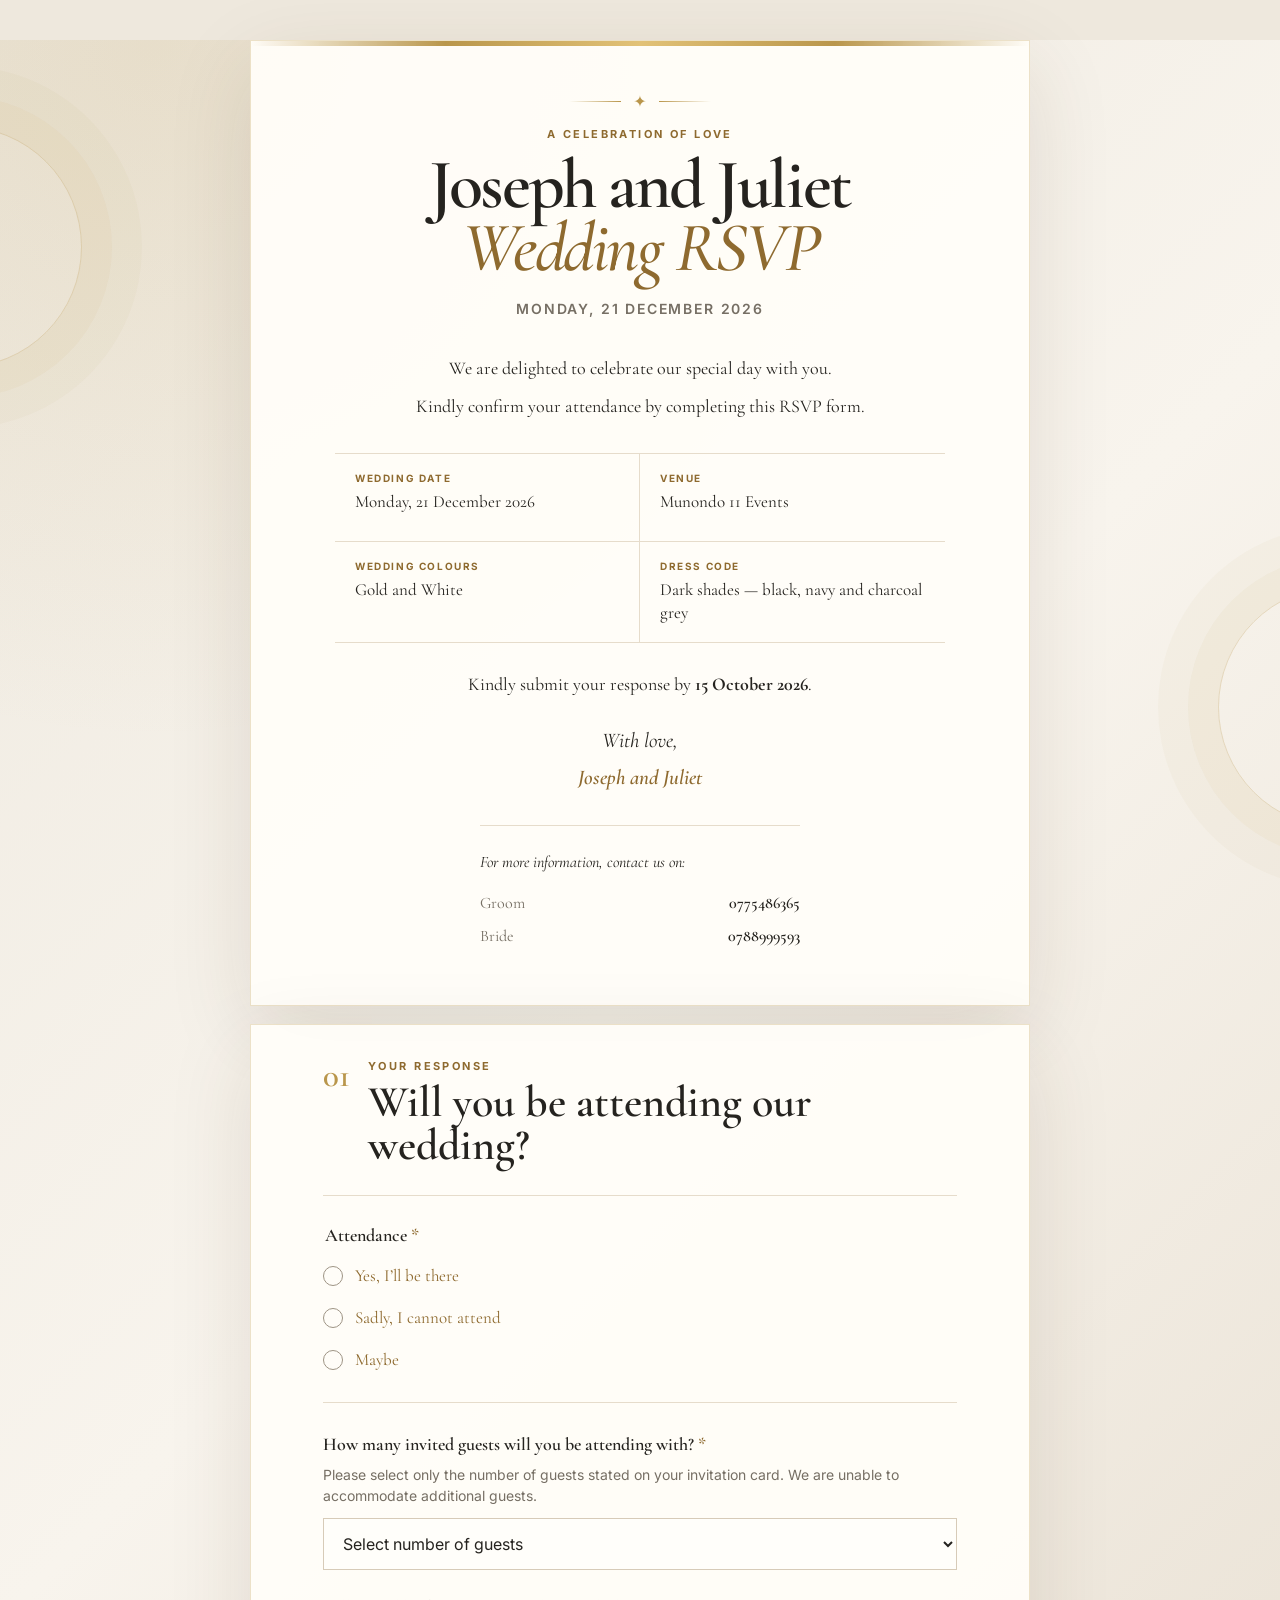
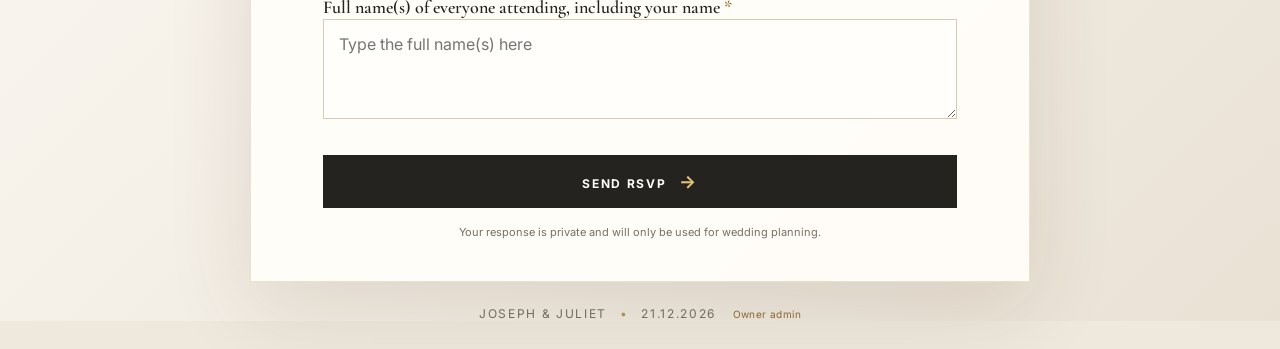
<file: index.html>
<!doctype html>
<html lang="en">
  <head>
    <meta charset="UTF-8" />
    <meta name="viewport" content="width=device-width, initial-scale=1.0" />
    <meta name="theme-color" content="#b9964b" />
    <meta name="description" content="Joseph and Juliet wedding RSVP — Monday 21 December 2026." />
    <title>Joseph & Juliet | Wedding RSVP</title>
    <link rel="preconnect" href="https://fonts.googleapis.com" />
    <link rel="preconnect" href="https://fonts.gstatic.com" crossorigin />
    <link href="https://fonts.googleapis.com/css2?family=Cormorant+Garamond:ital,wght@0,400;0,500;0,600;0,700;1,500;1,600&family=Inter:wght@400;500;600;700&display=swap" rel="stylesheet" />
    <link rel="stylesheet" href="styles.css" />
  </head>
  <body>
    <main class="page-shell">
      <section class="invitation-card" aria-labelledby="page-title">
        <div class="gold-line"></div>
        <div class="ornament" aria-hidden="true"><span></span><b>✦</b><span></span></div>
        <p class="eyebrow">A celebration of love</p>
        <h1 id="page-title">Joseph and Juliet<br /><em>Wedding RSVP</em></h1>
        <p class="date-line">Monday, 21 December 2026</p>

        <div class="intro-copy">
          <p>We are delighted to celebrate our special day with you.</p>
          <p>Kindly confirm your attendance by completing this RSVP form.</p>
        </div>

        <div class="details-grid">
          <div class="detail"><span class="detail-label">Wedding date</span><span>Monday, 21 December 2026</span></div>
          <div class="detail"><span class="detail-label">Venue</span><span>Munondo 11 Events</span></div>
          <div class="detail"><span class="detail-label">Wedding colours</span><span>Gold and White</span></div>
          <div class="detail"><span class="detail-label">Dress code</span><span>Dark shades — black, navy and charcoal grey</span></div>
        </div>

        <p class="deadline">Kindly submit your response by <strong>15 October 2026</strong>.</p>

        <div class="signature">With love,<br /><strong>Joseph and Juliet</strong></div>

        <div class="contacts">
          <p>For more information, contact us on:</p>
          <div><span>Groom</span><a href="tel:0775486365">0775486365</a></div>
          <div><span>Bride</span><a href="tel:0788999593">0788999593</a></div>
        </div>
      </section>

      <section class="rsvp-card" aria-labelledby="rsvp-heading">
        <div class="section-heading">
          <span class="step-number">01</span>
          <div>
            <p class="eyebrow">Your response</p>
            <h2 id="rsvp-heading">Will you be attending our wedding?</h2>
          </div>
        </div>

        <form id="rsvp-form">
          <fieldset>
            <legend>Attendance <span>*</span></legend>
            <label class="choice"><input type="radio" name="attendance" value="Yes" required /><span class="radio-mark"></span><span>Yes, I’ll be there</span></label>
            <label class="choice"><input type="radio" name="attendance" value="No" /><span class="radio-mark"></span><span>Sadly, I cannot attend</span></label>
            <label class="choice"><input type="radio" name="attendance" value="Maybe" /><span class="radio-mark"></span><span>Maybe</span></label>
          </fieldset>

          <div class="form-divider"></div>

          <div class="field-block">
            <label for="guests">How many invited guests will you be attending with? <span>*</span></label>
            <p class="field-note">Please select only the number of guests stated on your invitation card. We are unable to accommodate additional guests.</p>
            <select id="guests" name="guests" required>
              <option value="" selected disabled>Select number of guests</option>
              <option>1</option><option>2</option><option>3</option><option>Other</option>
            </select>
          </div>

          <div class="field-block">
            <label for="names">Full name(s) of everyone attending, including your name <span>*</span></label>
            <textarea id="names" name="names" rows="3" required placeholder="Type the full name(s) here"></textarea>
          </div>

          <button type="submit" class="submit-button">Send RSVP <span>→</span></button>
          <p class="form-footnote">Your response is private and will only be used for wedding planning.</p>
          <div id="success-message" class="success-message" role="status" hidden>Thank you — your RSVP has been recorded.</div>
        </form>
      </section>
      <footer>Joseph &amp; Juliet <span>•</span> 21.12.2026 <a class="admin-link" href="admin.html">Owner admin</a></footer>
    </main>
    <script src="script.js"></script>
  </body>
</html>
</file>
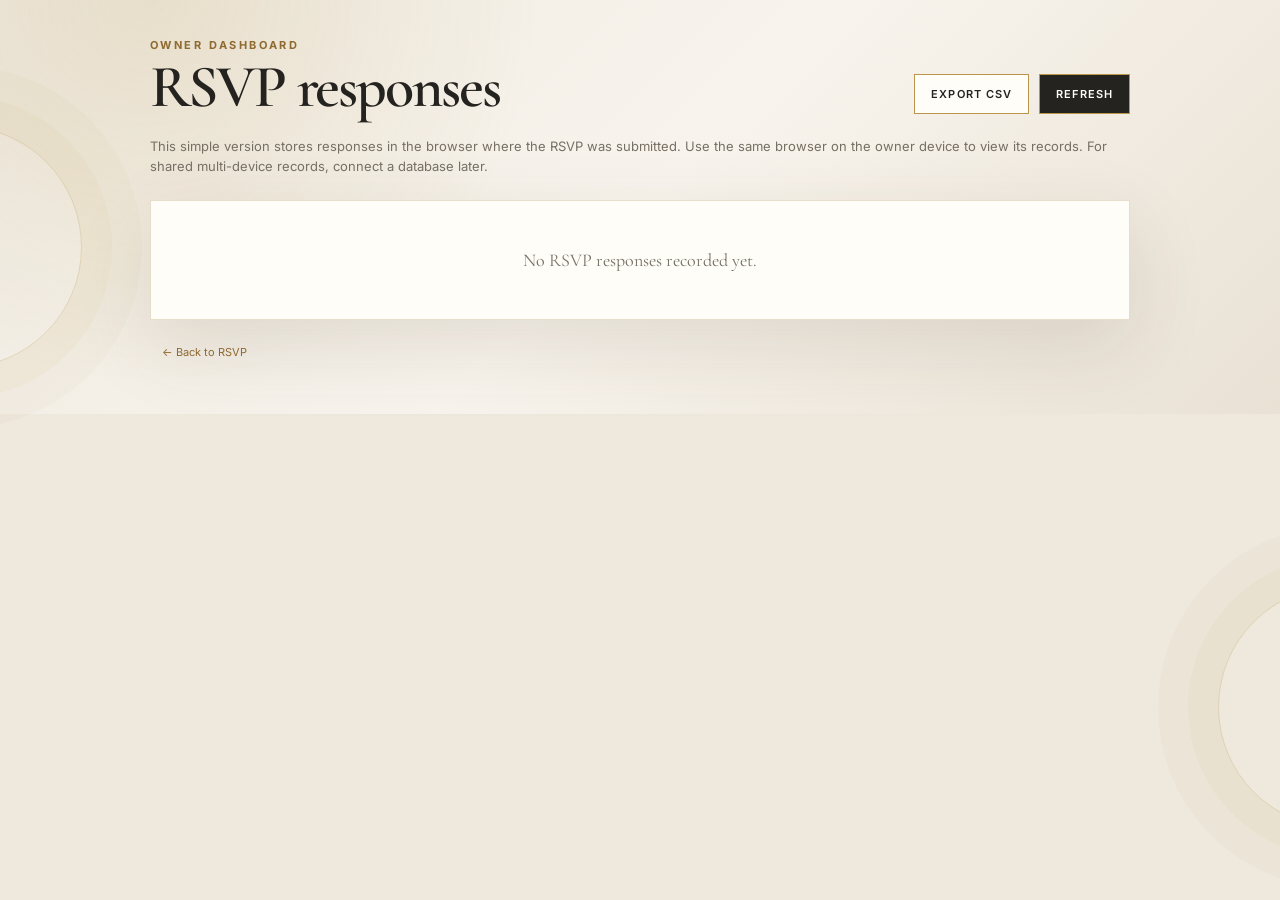
<file: admin.html>
<!doctype html>
<html lang="en">
  <head>
    <meta charset="UTF-8" />
    <meta name="viewport" content="width=device-width, initial-scale=1.0" />
    <title>RSVP Admin | Joseph & Juliet</title>
    <link rel="preconnect" href="https://fonts.googleapis.com" />
    <link rel="preconnect" href="https://fonts.gstatic.com" crossorigin />
    <link href="https://fonts.googleapis.com/css2?family=Cormorant+Garamond:wght@500;600;700&family=Inter:wght@400;500;600;700&display=swap" rel="stylesheet" />
    <link rel="stylesheet" href="styles.css" />
    <style>
      .admin-page { max-width: 980px; margin: 0 auto; padding: 38px 0; }
      .admin-top { display:flex; justify-content:space-between; gap:20px; align-items:flex-end; margin-bottom:22px; }
      .admin-top h1 { font-size: clamp(38px, 7vw, 60px); margin: 8px 0 0; }
      .admin-actions { display:flex; gap:10px; flex-wrap:wrap; }
      .admin-button { border:1px solid var(--gold); background:var(--paper); color:var(--ink); padding:12px 16px; font:600 11px Inter,sans-serif; letter-spacing:.1em; text-transform:uppercase; cursor:pointer; }
      .admin-button.primary { background:var(--ink); color:var(--paper); }
      .admin-table-wrap { overflow-x:auto; background:var(--paper); border:1px solid var(--line); box-shadow:var(--shadow); }
      table { width:100%; min-width:720px; border-collapse:collapse; text-align:left; }
      th { background:#f7f0e4; color:var(--gold-deep); font:700 11px Inter,sans-serif; letter-spacing:.1em; text-transform:uppercase; }
      th, td { padding:16px 18px; border-bottom:1px solid var(--line); vertical-align:top; }
      td { font:16px/1.35 'Cormorant Garamond',Georgia,serif; }
      td small { color:var(--muted); font:12px Inter,sans-serif; }
      .pill { display:inline-block; padding:5px 9px; background:#f6eedf; color:var(--gold-deep); font:700 10px Inter,sans-serif; letter-spacing:.08em; text-transform:uppercase; }
      .empty { padding:48px 20px; text-align:center; color:var(--muted); font:18px 'Cormorant Garamond',Georgia,serif; }
      .admin-note { margin:14px 0 24px; color:var(--muted); font:13px/1.55 Inter,sans-serif; }
      .admin-link { display:inline-block; margin-left:12px; color:var(--gold-deep); text-decoration:none; letter-spacing:0; text-transform:none; font-size:11px; }
      @media (max-width:600px) { .admin-top { align-items:flex-start; flex-direction:column; } .admin-page { padding:24px 10px; } }
    </style>
  </head>
  <body>
    <main class="admin-page">
      <div class="admin-top">
        <div><p class="eyebrow">Owner dashboard</p><h1>RSVP responses</h1></div>
        <div class="admin-actions"><button class="admin-button" id="export">Export CSV</button><button class="admin-button primary" id="refresh">Refresh</button></div>
      </div>
      <p class="admin-note">This simple version stores responses in the browser where the RSVP was submitted. Use the same browser on the owner device to view its records. For shared multi-device records, connect a database later.</p>
      <section class="admin-table-wrap" aria-live="polite"><div id="empty" class="empty">No RSVP responses recorded yet.</div><table id="table" hidden><thead><tr><th>Names</th><th>Attendance</th><th>Guests</th><th>Submitted</th></tr></thead><tbody id="rows"></tbody></table></section>
      <p style="margin-top:20px"><a href="index.html" class="admin-link">← Back to RSVP</a></p>
    </main>
    <script>
      const key = 'joseph-juliet-rsvps';
      const rows = document.querySelector('#rows');
      const table = document.querySelector('#table');
      const empty = document.querySelector('#empty');
      const load = () => {
        const records = JSON.parse(localStorage.getItem(key) || '[]').reverse();
        rows.innerHTML = records.map((r) => `<tr><td><strong>${escapeHtml(r.names || '—')}</strong></td><td><span class="pill">${escapeHtml(r.attendance || '—')}</span></td><td>${escapeHtml(r.guests || '—')}</td><td><small>${r.submittedAt ? new Date(r.submittedAt).toLocaleString() : '—'}</small></td></tr>`).join('');
        empty.hidden = records.length > 0; table.hidden = records.length === 0;
      };
      const escapeHtml = (value) => String(value).replace(/[&<>'"]/g, (c) => ({'&':'&amp;','<':'&lt;','>':'&gt;',"'":'&#39;','"':'&quot;'}[c]));
      document.querySelector('#refresh').addEventListener('click', load);
      document.querySelector('#export').addEventListener('click', () => {
        const records = JSON.parse(localStorage.getItem(key) || '[]');
        const csv = [['Names','Attendance','Guests','Submitted'], ...records.map((r) => [r.names || '', r.attendance || '', r.guests || '', r.submittedAt || ''])].map((row) => row.map((v) => `"${String(v).replaceAll('"','""')}"`).join(',')).join('\n');
        const blob = new Blob([csv], { type:'text/csv' }); const link = document.createElement('a'); link.href = URL.createObjectURL(blob); link.download = 'joseph-juliet-rsvp-responses.csv'; link.click(); URL.revokeObjectURL(link.href);
      });
      load();
    </script>
  </body>
</html>
</file>
<file: styles.css>
:root {
  --ink: #25231f;
  --muted: #766f64;
  --paper: #fffdf8;
  --cream: #f6f0e5;
  --gold: #b9964b;
  --gold-deep: #8e6a2f;
  --line: #e6dccb;
  --shadow: 0 26px 80px rgba(70, 53, 25, 0.12);
  font-family: Inter, system-ui, sans-serif;
  color: var(--ink);
  background: #eee8dd;
}

* { box-sizing: border-box; }
body { margin: 0; min-width: 320px; background: radial-gradient(circle at 12% 0%, rgba(185,150,75,.15), transparent 32%), linear-gradient(135deg, #eee9df, #f8f4ed 50%, #e9e1d4); }
body::before, body::after { content: ""; position: fixed; width: 240px; height: 240px; border: 1px solid rgba(185,150,75,.28); border-radius: 50%; pointer-events: none; }
body::before { left: -160px; top: 14%; box-shadow: 0 0 0 30px rgba(185,150,75,.06), 0 0 0 60px rgba(185,150,75,.04); }
body::after { right: -180px; bottom: 8%; box-shadow: 0 0 0 30px rgba(185,150,75,.06), 0 0 0 60px rgba(185,150,75,.04); }
.page-shell { width: min(100% - 32px, 780px); margin: 40px auto 28px; }
.invitation-card, .rsvp-card { position: relative; background: rgba(255,253,248,.96); border: 1px solid rgba(185,150,75,.28); box-shadow: var(--shadow); }
.invitation-card { padding: 46px clamp(24px, 8vw, 84px) 52px; text-align: center; overflow: hidden; }
.gold-line { height: 5px; width: 100%; position: absolute; left: 0; top: 0; background: linear-gradient(90deg, transparent, var(--gold), #e2c277, var(--gold), transparent); }
.ornament { display: flex; align-items: center; gap: 12px; justify-content: center; margin: 4px 0 16px; color: var(--gold); }
.ornament span { width: 52px; height: 1px; background: linear-gradient(90deg, transparent, var(--gold)); }
.ornament span:last-child { transform: scaleX(-1); }
.ornament b { font-size: 16px; font-weight: 500; }
.eyebrow { margin: 0; color: var(--gold-deep); font-size: 11px; font-weight: 700; letter-spacing: .22em; text-transform: uppercase; }
h1, h2 { font-family: "Cormorant Garamond", Georgia, serif; }
h1 { margin: 12px 0 0; font-size: clamp(42px, 8vw, 70px); line-height: .9; font-weight: 600; letter-spacing: -.035em; }
h1 em { color: var(--gold-deep); font-weight: 500; }
.date-line { margin: 20px 0 0; font: 600 14px/1.4 Inter, sans-serif; letter-spacing: .13em; text-transform: uppercase; color: var(--muted); }
.intro-copy { margin: 34px auto 30px; max-width: 540px; font: 18px/1.75 "Cormorant Garamond", Georgia, serif; }
.intro-copy p { margin: 7px 0; }
.details-grid { display: grid; grid-template-columns: 1fr 1fr; gap: 0; border-top: 1px solid var(--line); border-bottom: 1px solid var(--line); text-align: left; }
.detail { min-height: 88px; padding: 18px 20px; border-bottom: 1px solid var(--line); font: 17px/1.35 "Cormorant Garamond", Georgia, serif; }
.detail:nth-child(odd) { border-right: 1px solid var(--line); }
.detail:nth-last-child(-n+2) { border-bottom: 0; }
.detail-label { display: block; margin-bottom: 7px; color: var(--gold-deep); font: 700 10px/1.2 Inter, sans-serif; letter-spacing: .16em; text-transform: uppercase; }
.notice { margin: 30px 0 0; padding: 18px 20px; border-left: 3px solid var(--gold); background: #faf5ea; text-align: left; font: italic 17px/1.5 "Cormorant Garamond", Georgia, serif; }
.notice strong { color: var(--gold-deep); }
.deadline { margin: 28px 0 0; font: 18px/1.5 "Cormorant Garamond", Georgia, serif; }
.signature { margin-top: 28px; font: italic 21px/1.45 "Cormorant Garamond", Georgia, serif; }
.signature strong { display: inline-block; margin-top: 6px; font-weight: 600; color: var(--gold-deep); }
.contacts { max-width: 320px; margin: 32px auto 0; padding-top: 24px; border-top: 1px solid var(--line); text-align: left; font: 16px/1.55 "Cormorant Garamond", Georgia, serif; }
.contacts p { margin: 0 0 12px; font-style: italic; }
.contacts div { display: flex; justify-content: space-between; gap: 12px; padding: 4px 0; }
.contacts div span { color: var(--muted); }
.contacts a { color: var(--ink); text-decoration: none; font-weight: 600; }
.rsvp-card { margin-top: 18px; padding: 34px clamp(24px, 8vw, 72px) 42px; }
.section-heading { display: flex; gap: 18px; align-items: flex-start; padding-bottom: 28px; border-bottom: 1px solid var(--line); }
.step-number { color: var(--gold); font: 600 33px/1 "Cormorant Garamond", Georgia, serif; }
h2 { margin: 8px 0 0; font-size: clamp(30px, 5vw, 44px); line-height: .98; font-weight: 600; }
fieldset { border: 0; margin: 28px 0 0; padding: 0; }
legend, .field-block > label { display: block; font: 600 18px/1.25 "Cormorant Garamond", Georgia, serif; }
legend span, label span { color: var(--gold-deep); }
.choice { display: flex; align-items: center; gap: 12px; position: relative; margin-top: 18px; cursor: pointer; font: 17px/1.4 "Cormorant Garamond", Georgia, serif; }
.choice input { position: absolute; opacity: 0; }
.radio-mark { width: 20px; height: 20px; border: 1.5px solid #9d9384; border-radius: 50%; transition: .18s ease; }
.choice input:checked + .radio-mark { border: 6px solid var(--gold); box-shadow: 0 0 0 1px var(--gold); }
.choice:focus-within .radio-mark { outline: 3px solid rgba(185,150,75,.22); outline-offset: 3px; }
.form-divider { height: 1px; margin: 30px 0; background: var(--line); }
.field-block { margin-top: 26px; }
.field-note { margin: 9px 0 12px; color: var(--muted); font: 14px/1.5 Inter, sans-serif; }
select, textarea { width: 100%; border: 1px solid #d7cbb8; border-radius: 0; background: #fffefa; color: var(--ink); font: 16px Inter, sans-serif; padding: 14px 15px; outline: none; }
select:focus, textarea:focus { border-color: var(--gold); box-shadow: 0 0 0 3px rgba(185,150,75,.14); }
textarea { resize: vertical; min-height: 100px; }
.submit-button { margin-top: 32px; width: 100%; border: 0; background: var(--ink); color: #fffdf8; padding: 16px 22px; font: 700 12px Inter, sans-serif; letter-spacing: .14em; text-transform: uppercase; cursor: pointer; transition: transform .16s ease, background .16s ease; }
.submit-button span { margin-left: 8px; font-size: 18px; color: #e2c277; }
.submit-button:hover { background: var(--gold-deep); }
.submit-button:active { transform: scale(.98); }
.form-footnote { margin: 17px 0 0; text-align: center; color: var(--muted); font-size: 11px; }
.success-message { margin-top: 18px; padding: 13px 15px; background: #eef5ed; color: #375a39; text-align: center; font-size: 14px; }
footer { padding: 24px 0 0; text-align: center; color: var(--muted); font: 12px Inter, sans-serif; letter-spacing: .14em; text-transform: uppercase; }
footer span { padding: 0 8px; color: var(--gold); }
footer .admin-link { margin-left: 12px; color: var(--gold-deep); font-size: 10px; letter-spacing: .04em; text-decoration: none; text-transform: none; }
footer .admin-link:hover { text-decoration: underline; }
@media (max-width: 600px) { .page-shell { width: min(100% - 18px, 780px); margin-top: 18px; } .invitation-card { padding: 34px 18px 38px; } .details-grid { grid-template-columns: 1fr; } .detail, .detail:nth-child(odd) { border-right: 0; border-bottom: 1px solid var(--line); } .detail:last-child { border-bottom: 0; } .rsvp-card { padding: 28px 20px 34px; } h1 { font-size: 47px; } }
</file>
